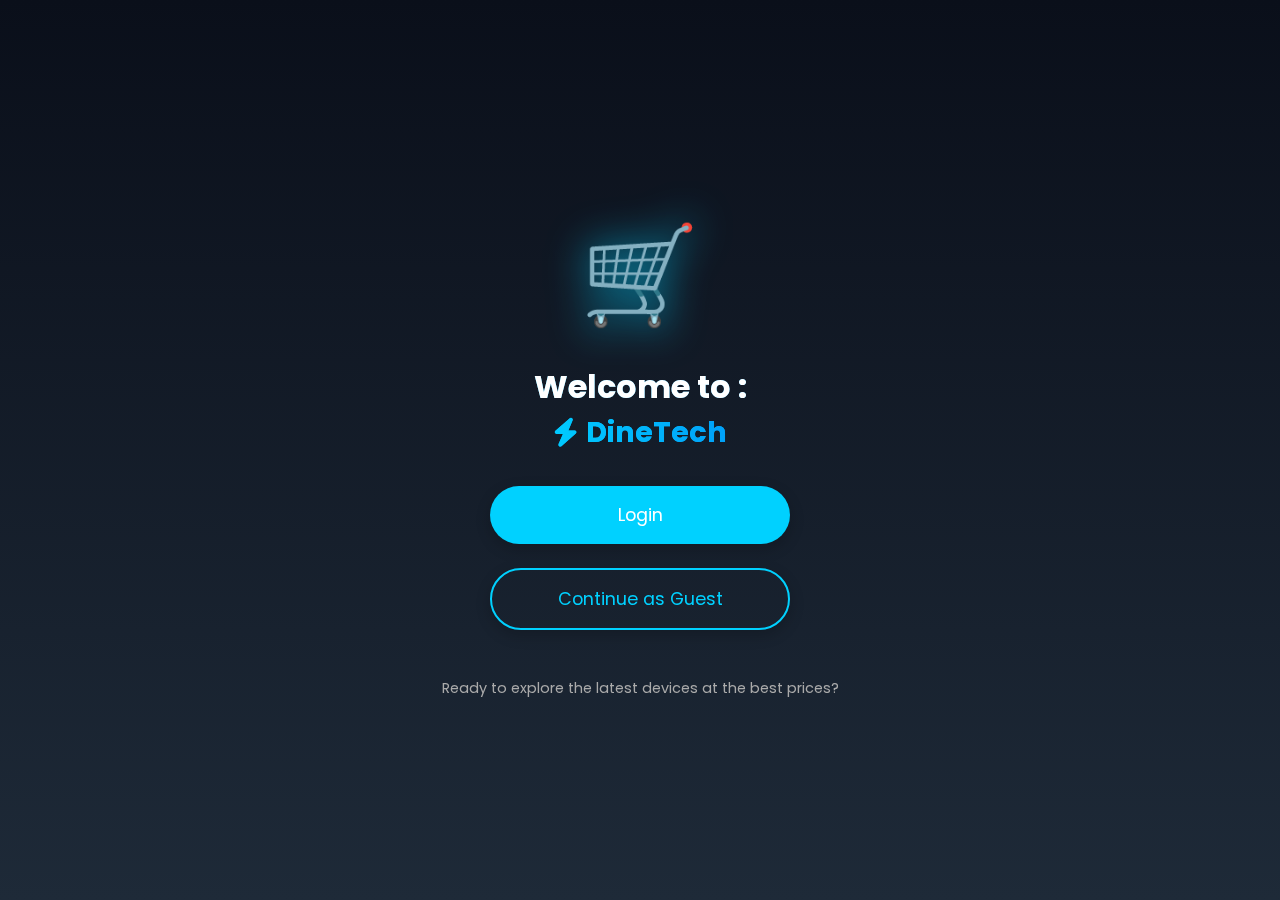
<file: index.html>
<!DOCTYPE html>
<html lang="en">
<head>
 <meta charset="UTF-8" />
  <meta name="viewport" content="width=device-width, initial-scale=1.0"/>

  <!-- تحسين SEO -->
  <title>Login - DineTech | Best Tech Store</title>
  <meta name="description" content="DineTech: Discover the latest devices and electronics at the best prices. Login or continue as guest to start shopping." />
  <meta name="keywords" content="DineTech, tech store, electronics, login, shop online, devices, gadgets" />
  <meta name="author" content="DineTech Team" />

  <!-- Twitter Card -->
  <meta name="twitter:card" content="summary_large_image" />
  <meta name="twitter:title" content="DineTech - Best Tech Store" />
  <meta name="twitter:description" content="Login or continue as guest to shop the best devices at DineTech." />
  <meta name="twitter:image" content="https://dinetech-f7b0e.web.app/img/logo1.png" />

  <link rel="icon" href="./img/logo1.png" type="image/png">

  <!-- Fonts & Styles -->
  <link href="https://fonts.googleapis.com/css2?family=Poppins:wght@400;600;700&display=swap" rel="stylesheet">
  <link rel="stylesheet" href="https://cdnjs.cloudflare.com/ajax/libs/font-awesome/6.4.0/css/all.min.css">
  <style>
    :root {
      --gradient-start: #00CFFF;
      --gradient-end: #009CF8;
      --primary-color: #00d1ff;
      --primary-hover: #009ecb;
      --dark-bg: #0a0f1a;
      --darker-bg: #1e2a38;
      --text-color: #fff;
      --secondary-text: #aaa;
      --shadow: 0 5px 15px rgba(0, 0, 0, 0.2);
      --transition: all 0.3s ease;
    }

    * {
      margin: 0;
      padding: 0;
      box-sizing: border-box;
      font-family: 'Poppins', 'Segoe UI', Tahoma, Geneva, Verdana, sans-serif;
    }

    body {
      background: linear-gradient(to bottom, var(--dark-bg), var(--darker-bg));
      color: var(--text-color);
      display: flex;
      justify-content: center;
      align-items: center;
      min-height: 100vh;
      overflow-x: hidden;
    }

    .container {
      text-align: center;
      padding: 2rem;
      max-width: 500px;
      width: 90%;
     position:fixed;
    }

    .logo {
      font-size: 6rem;
      margin-bottom: 1rem;
      animation: bounce 2s ease-in-out infinite;
      filter: drop-shadow(0 0 20px var(--primary-color));
      color: var(--primary-color);
    }

    @keyframes bounce {
      0%, 20%, 50%, 80%, 100% {
        transform: translateY(0);
      }
      40% {
        transform: translateY(-15px);
      }
      60% {
        transform: translateY(-7px);
      }
    }

    .title {
      font-size: 1.8rem;
      font-weight: 700;
      background: linear-gradient(90deg, var(--gradient-start), var(--gradient-end));
      -webkit-background-clip: text;
      background-clip: text;
      color: transparent;
      display: flex;
      align-items: center;
      justify-content: center;
      gap: 0.5rem;
      margin-bottom: 1rem;
    }

    .title h1 {
      color: var(--text-color);
      font-size: 2rem;
      margin: 0;
    }

    .buttons {
      display: flex;
      flex-direction: column;
      gap: 1.5rem;
      align-items: center;
      margin-bottom: 3rem;
    }

    .btn {
      background: var(--primary-color);
      border: none;
      color: var(--text-color);
      padding: 1rem 2.5rem;
      font-size: 1.1rem;
      border-radius: 50px;
      cursor: pointer;
      width: 100%;
      max-width: 300px;
      transition: var(--transition);
      position: relative;
      overflow: hidden;
      box-shadow: var(--shadow);
      text-decoration: none;
      display: inline-block;
      text-align: center;
    }

    .btn::before {
      content: '';
      position: absolute;
      top: 0;
      left: -100%;
      width: 100%;
      height: 100%;
      background: linear-gradient(90deg, transparent, rgba(255, 255, 255, 0.2), transparent);
      transition: var(--transition);
    }

    .btn:hover::before {
      left: 100%;
    }

    .btn:hover {
      transform: translateY(-3px);
      box-shadow: 0 8px 25px rgba(0, 209, 255, 0.4);
      background: var(--primary-hover);
    }

    .btn:active {
      transform: translateY(0);
    }

    .btn.alt {
      background: transparent;
      border: 2px solid var(--primary-color);
      color: var(--primary-color);
    }

    .btn.alt:hover {
      background: rgba(0, 209, 255, 0.1);
    }

    .footer {
      margin-top: 2rem;
      font-size: 0.9rem;
      color: var(--secondary-text);
    }

    .marquee {
      white-space: nowrap;
      overflow: hidden;
      animation: marquee 15s linear infinite;
    }

    @keyframes marquee {
      0% { transform: translateX(100%); }
      100% { transform: translateX(-100%); }
    }

    @media (max-width: 480px) {
      .logo {
        font-size: 4rem;
      }
      
      .title h1 {
        font-size: 1.5rem;
      }
      
      .btn {
        padding: 0.8rem 1.5rem;
        font-size: 1rem;
      }
    }
  </style>
</head>
<body>
  <div class="container">
    <div class="logo">🛒</div>
    <div class="title">
      <h1>Welcome to :<span class="title"><i class="fas fa-bolt logo-icon"></i> DineTech</span></h1>
    </div>
   
    <div class="buttons">
      <a href="./login.html" class="btn">Login</a>
      <a href="./shop/shop.html" class="btn alt">Continue as Guest</a>
    </div>
    <div class="footer">
      <div class="marquee">
        Ready to explore the latest devices at the best prices?
      </div>
    </div>
  </div>
</body>
</html>
</file>
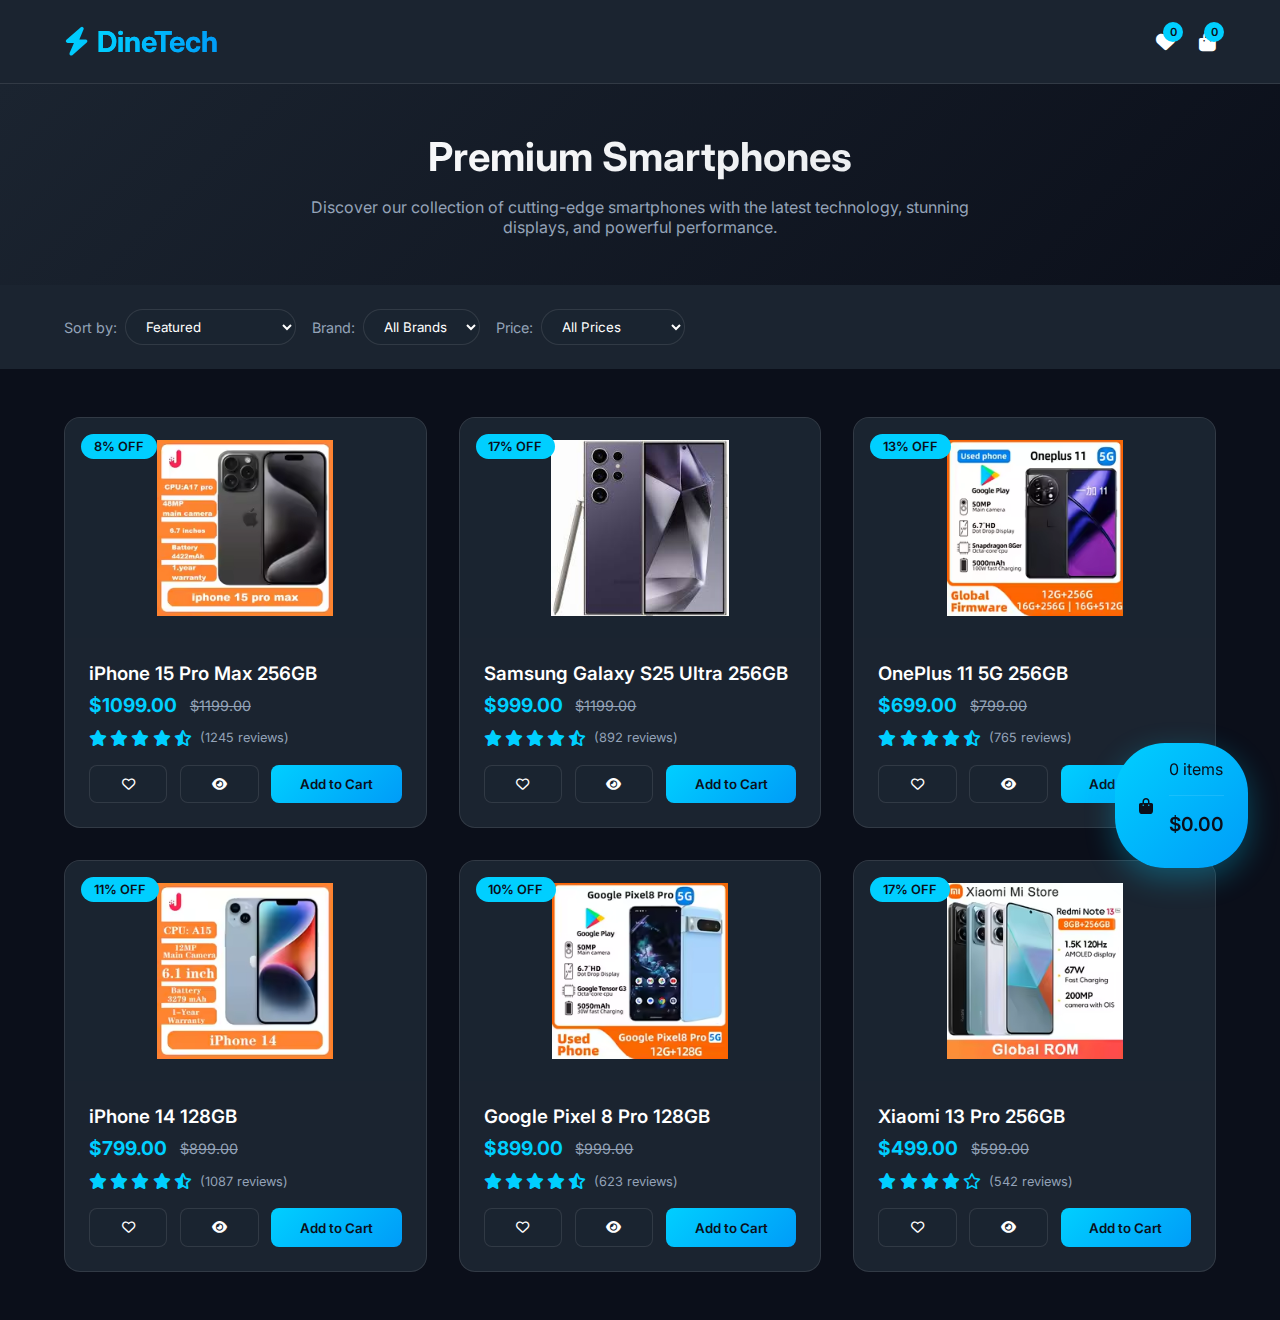
<file: categories/phones.html>
<!DOCTYPE html>
<html lang="en">
<head>
  <meta charset="UTF-8">
  <meta name="viewport" content="width=device-width, initial-scale=1.0">
  <title>Smartphones - DineTech</title>
  <link rel="website icon" href="../img/logo1.png" type="png">
  <link rel="stylesheet" href="./category.css">
  <link rel="stylesheet" href="https://cdnjs.cloudflare.com/ajax/libs/font-awesome/6.4.0/css/all.min.css">
  <link rel="stylesheet" href="https://fonts.googleapis.com/css2?family=Inter:wght@300;400;500;600;700&display=swap">

</head>
<body>
  <!-- Navigation -->
  <nav>
    <div class="logo">
      <i class="fas fa-bolt logo-icon"></i>
      <a class="logo" style="text-decoration: none;" href="../shop/shop.html"><span>DineTech</span></a>
    </div>
    <div class="nav-actions">
      <div class="favorite-icon">
        <i class="fas fa-heart"></i>
        <span class="favorite-count">0</span>
      </div>
      <div class="cart-icon">
        <i class="fas fa-shopping-bag"></i>
        <span class="cart-count">0</span>
      </div>
    </div>
  </nav>

  <!-- Page Header -->
  <header class="page-header">
    <h1 class="page-title">Premium Smartphones</h1>
    <p class="page-description">
      Discover our collection of cutting-edge smartphones with the latest technology, 
      stunning displays, and powerful performance.
    </p>
  </header>

  <!-- Filters -->
  <div class="filters">
    <div class="filter-group">
      <span class="filter-label">Sort by:</span>
      <select class="filter-select" id="sort-by">
        <option value="featured">Featured</option>
        <option value="price-low">Price: Low to High</option>
        <option value="price-high">Price: High to Low</option>
        <option value="rating">Rating</option>
        <option value="newest">Newest</option>
      </select>
    </div>
    
    <div class="filter-group">
      <span class="filter-label">Brand:</span>
      <select class="filter-select" id="brand-filter">
        <option value="all">All Brands</option>
        <option value="apple">Apple</option>
        <option value="samsung">Samsung</option>
        <option value="oneplus">OnePlus</option>
        <option value="google">Google</option>
        <option value="xiaomi">Xiaomi</option>
      </select>
    </div>
    
    <div class="filter-group">
      <span class="filter-label">Price:</span>
      <select class="filter-select" id="price-filter">
        <option value="all">All Prices</option>
        <option value="0-500">Under $500</option>
        <option value="500-1000">$500 - $1000</option>
        <option value="1000-1500">$1000 - $1500</option>
        <option value="1500+">Over $1500</option>
      </select>
    </div>
  </div>

  <!-- Products Grid -->
  <section class="products-section">
    <div class="products-grid" id="products-grid">
      <!-- Product 1 -->
      <div class="product-card" data-id="1" data-brand="apple" data-price="1099" data-rating="4.8">
        <span class="product-badge">8% OFF</span>
        <div class="product-image">
          <img src="../img/iPhone 15 Pro Max 256GB.avif" alt="iPhone 15 Pro">
        </div>
        <div class="product-content">
          <h3 class="product-title">iPhone 15 Pro Max 256GB</h3>
          <div class="product-price">
            <span class="current-price">$1,099.00</span>
            <span class="original-price">$1,199.00</span>
          </div>
          <div class="product-rating">
            <div class="stars">
              <i class="fas fa-star"></i>
              <i class="fas fa-star"></i>
              <i class="fas fa-star"></i>
              <i class="fas fa-star"></i>
              <i class="fas fa-star-half-alt"></i>
            </div>
            <span class="rating-count">(1,245 reviews)</span>
          </div>
          <div class="product-actions">
            <button class="action-btn favorite-btn">
              <i class="far fa-heart"></i>
            </button>
            <button class="action-btn">
              <i class="fas fa-eye"></i>
            </button>
            <button class="add-to-cart">
              Add to Cart
            </button>
          </div>
        </div>
      </div>
      
      <!-- Product 2 -->
      <div class="product-card" data-id="2" data-brand="samsung" data-price="999" data-rating="4.7">
        <span class="product-badge">17% OFF</span>
        <div class="product-image">
          <img src="../img/s25ultrap.jpeg" alt="Samsung Galaxy S25 Ultra">
        </div>
        <div class="product-content">
          <h3 class="product-title">Samsung Galaxy S25 Ultra 256GB</h3>
          <div class="product-price">
            <span class="current-price">$999.00</span>
            <span class="original-price">$1,199.00</span>
          </div>
          <div class="product-rating">
            <div class="stars">
              <i class="fas fa-star"></i>
              <i class="fas fa-star"></i>
              <i class="fas fa-star"></i>
              <i class="fas fa-star"></i>
              <i class="fas fa-star-half-alt"></i>
            </div>
            <span class="rating-count">(892 reviews)</span>
          </div>
          <div class="product-actions">
            <button class="action-btn favorite-btn">
              <i class="far fa-heart"></i>
            </button>
            <button class="action-btn">
              <i class="fas fa-eye"></i>
            </button>
            <button class="add-to-cart">
              Add to Cart
            </button>
          </div>
        </div>
      </div>
      
      <!-- Product 3 -->
      <div class="product-card" data-id="3" data-brand="oneplus" data-price="699" data-rating="4.6">
        <span class="product-badge">13% OFF</span>
        <div class="product-image">
          <img src="../img/OnePlus 11 5G 256GB.avif" alt="OnePlus 11">
        </div>
        <div class="product-content">
          <h3 class="product-title">OnePlus 11 5G 256GB</h3>
          <div class="product-price">
            <span class="current-price">$699.00</span>
            <span class="original-price">$799.00</span>
          </div>
          <div class="product-rating">
            <div class="stars">
              <i class="fas fa-star"></i>
              <i class="fas fa-star"></i>
              <i class="fas fa-star"></i>
              <i class="fas fa-star"></i>
              <i class="far fa-star"></i>
            </div>
            <span class="rating-count">(765 reviews)</span>
          </div>
          <div class="product-actions">
            <button class="action-btn favorite-btn">
              <i class="far fa-heart"></i>
            </button>
            <button class="action-btn">
              <i class="fas fa-eye"></i>
            </button>
            <button class="add-to-cart">
              Add to Cart
            </button>
          </div>
        </div>
      </div>
      
      <!-- Product 4 -->
      <div class="product-card" data-id="4" data-brand="google" data-price="899" data-rating="4.5">
        <span class="product-badge">10% OFF</span>
        <div class="product-image">
          <img src="../img/Google Pixel 8 Pro 128GB.avif" alt="Google Pixel 8 Pro">
        </div>
        <div class="product-content">
          <h3 class="product-title">Google Pixel 8 Pro 128GB</h3>
          <div class="product-price">
            <span class="current-price">$899.00</span>
            <span class="original-price">$999.00</span>
          </div>
          <div class="product-rating">
            <div class="stars">
              <i class="fas fa-star"></i>
              <i class="fas fa-star"></i>
              <i class="fas fa-star"></i>
              <i class="fas fa-star"></i>
              <i class="far fa-star"></i>
            </div>
            <span class="rating-count">(623 reviews)</span>
          </div>
          <div class="product-actions">
            <button class="action-btn favorite-btn">
              <i class="far fa-heart"></i>
            </button>
            <button class="action-btn">
              <i class="fas fa-eye"></i>
            </button>
            <button class="add-to-cart">
              Add to Cart
            </button>
          </div>
        </div>
      </div>
      
      <!-- Product 5 -->
      <div class="product-card" data-id="5" data-brand="xiaomi" data-price="499" data-rating="4.3">
        <span class="product-badge">17% OFF</span>
        <div class="product-image">
          <img src="../img/Xiaomi 13 Pro 256GB.avif" alt="Xiaomi 13 Pro">
        </div>
        <div class="product-content">
          <h3 class="product-title">Xiaomi 13 Pro 256GB</h3>
          <div class="product-price">
            <span class="current-price">$499.00</span>
            <span class="original-price">$599.00</span>
          </div>
          <div class="product-rating">
            <div class="stars">
              <i class="fas fa-star"></i>
              <i class="fas fa-star"></i>
              <i class="fas fa-star"></i>
              <i class="fas fa-star"></i>
              <i class="far fa-star"></i>
            </div>
            <span class="rating-count">(542 reviews)</span>
          </div>
          <div class="product-actions">
            <button class="action-btn favorite-btn">
              <i class="far fa-heart"></i>
            </button>
            <button class="action-btn">
              <i class="fas fa-eye"></i>
            </button>
            <button class="add-to-cart">
              Add to Cart
            </button>
          </div>
        </div>
      </div>
      
      <!-- Product 6 -->
      <div class="product-card" data-id="6" data-brand="apple" data-price="799" data-rating="4.6">
        <span class="product-badge">11% OFF</span>
        <div class="product-image">
          <img src="../img/iPhone 14 128GB.avif" alt="iPhone 14">
        </div>
        <div class="product-content">
          <h3 class="product-title">iPhone 14 128GB</h3>
          <div class="product-price">
            <span class="current-price">$799.00</span>
            <span class="original-price">$899.00</span>
          </div>
          <div class="product-rating">
            <div class="stars">
              <i class="fas fa-star"></i>
              <i class="fas fa-star"></i>
              <i class="fas fa-star"></i>
              <i class="fas fa-star"></i>
              <i class="far fa-star"></i>
            </div>
            <span class="rating-count">(1,087 reviews)</span>
          </div>
          <div class="product-actions">
            <button class="action-btn favorite-btn">
              <i class="far fa-heart"></i>
            </button>
            <button class="action-btn">
              <i class="fas fa-eye"></i>
            </button>
            <button class="add-to-cart">
              Add to Cart
            </button>
          </div>
        </div>
      </div>
    </div>
  </section>

  <!-- Floating Cart -->
  <div class="floating-cart">
    <i class="fas fa-shopping-bag"></i>
    <div>
      <div class="cart-items">0 items</div>
      <div class="cart-total">$0.00</div>
    </div>
  </div>
  <script>
    document.addEventListener('DOMContentLoaded', function() {
  // State Management
  const state = {
    cart: JSON.parse(localStorage.getItem('cart')) || [],
    favorites: JSON.parse(localStorage.getItem('favorites')) || [],
    products: [
      {
        id: 1,
        name: "iPhone 15 Pro Max 256GB",
        price: 1099,
        originalPrice: 1199,
        brand: "apple",
        rating: 4.8,
        reviews: 1245,
        image: "../img/iPhone 15 Pro Max 256GB.avif"
      },
      {
        id: 2,
        name: "Samsung Galaxy S25 Ultra 256GB",
        price: 999,
        originalPrice: 1199,
        brand: "samsung",
        rating: 4.7,
        reviews: 892,
        image: "../img/s25ultrap.jpeg"
      },
      {
        id: 3,
        name: "OnePlus 11 5G 256GB",
        price: 699,
        originalPrice: 799,
        brand: "oneplus",
        rating: 4.6,
        reviews: 765,
        image: "../img/OnePlus 11 5G 256GB.avif"
      },
      {
        id: 4,
        name: "Google Pixel 8 Pro 128GB",
        price: 899,
        originalPrice: 999,
        brand: "google",
        rating: 4.5,
        reviews: 623,
        image: "../img/Google Pixel 8 Pro 128GB.avif"
      },
      {
        id: 5,
        name: "Xiaomi 13 Pro 256GB",
        price: 499,
        originalPrice: 599,
        brand: "xiaomi",
        rating: 4.3,
        reviews: 542,
        image: "../img/Xiaomi 13 Pro 256GB.avif"
      },
      {
        id: 6,
        name: "iPhone 14 128GB",
        price: 799,
        originalPrice: 899,
        brand: "apple",
        rating: 4.6,
        reviews: 1087,
        image: "../img/iPhone 14 128GB.avif"
      }
    ]
  };

  // DOM Elements
  const elements = {
    productsGrid: document.getElementById('products-grid'),
    cartIcon: document.querySelector('.cart-icon'),
    cartCount: document.querySelector('.cart-count'),
    favoriteIcon: document.querySelector('.favorite-icon'),
    favoriteCount: document.querySelector('.favorite-count'),
    floatingCart: document.querySelector('.floating-cart'),
    sortSelect: document.getElementById('sort-by'),
    brandFilter: document.getElementById('brand-filter'),
    priceFilter: document.getElementById('price-filter')
  };

  // Initialize the app
  function init() {
    setupEventListeners();
    updateCartUI();
    updateFavoritesUI();
    renderProducts();
  }

  // Setup Event Listeners
  function setupEventListeners() {
    // Product Interactions
    elements.productsGrid.addEventListener('click', handleProductActions);

    // Filter Changes
    elements.sortSelect.addEventListener('change', renderProducts);
    elements.brandFilter.addEventListener('change', renderProducts);
    elements.priceFilter.addEventListener('change', renderProducts);

    // Floating Cart
    elements.floatingCart.addEventListener('click', showCartModal);

    // Favorite Icon
    elements.favoriteIcon.addEventListener('click', showFavoritesModal);
  }

  // Handle Product Actions
  function handleProductActions(e) {
    const target = e.target.closest('.action-btn, .add-to-cart, .favorite-btn');
    if (!target) return;

    const productCard = target.closest('.product-card');
    const productId = parseInt(productCard.dataset.id);
    const product = state.products.find(p => p.id === productId);

    if (target.classList.contains('add-to-cart')) {
      addToCart(product);
    } else if (target.classList.contains('favorite-btn') || target.closest('.favorite-btn')) {
      toggleFavorite(product, target);
    } else if (target.querySelector('.fa-eye')) {
      showQuickView(product);
    }
  }

  // Toggle Favorite
  function toggleFavorite(product, button) {
    const index = state.favorites.findIndex(item => item.id === product.id);
    const icon = button.querySelector('i') || button;
    
    if (index === -1) {
      state.favorites.push(product);
      if (icon) icon.classList.replace('far', 'fas');
      showNotification(`${product.name} added to favorites`);
    } else {
      state.favorites.splice(index, 1);
      if (icon) icon.classList.replace('fas', 'far');
      showNotification(`${product.name} removed from favorites`);
    }
    
    // Save to localStorage
    localStorage.setItem('favorites', JSON.stringify(state.favorites));
    updateFavoritesUI();
  }

  // Update Favorites UI
  function updateFavoritesUI() {
    const totalItems = state.favorites.length;
    elements.favoriteCount.textContent = totalItems;
    
    // Update heart icons on product cards
    document.querySelectorAll('.favorite-btn i').forEach(icon => {
      const productId = parseInt(icon.closest('.product-card').dataset.id);
      if (state.favorites.some(item => item.id === productId)) {
        icon.classList.replace('far', 'fas');
      } else {
        icon.classList.replace('fas', 'far');
      }
    });
  }

  // Add to Cart
  function addToCart(product, quantity = 1) {
    const existingItem = state.cart.find(item => item.id === product.id);
    
    if (existingItem) {
      existingItem.quantity += quantity;
    } else {
      state.cart.push({
        ...product,
        quantity: quantity
      });
    }
    
    // Save to localStorage
    localStorage.setItem('cart', JSON.stringify(state.cart));
    
    updateCartUI();
    showNotification(`${product.name} added to cart`);
    animateCartIcon();
  }

  // Update Cart UI
  function updateCartUI() {
    const totalItems = state.cart.reduce((sum, item) => sum + item.quantity, 0);
    const totalPrice = state.cart.reduce((sum, item) => sum + (item.price * item.quantity), 0);
    
    elements.cartCount.textContent = totalItems;
    
    if (elements.floatingCart) {
      const cartItemsElement = elements.floatingCart.querySelector('.cart-items');
      const cartTotalElement = elements.floatingCart.querySelector('.cart-total');
      
      if (cartItemsElement) cartItemsElement.textContent = `${totalItems} ${totalItems === 1 ? 'item' : 'items'}`;
      if (cartTotalElement) cartTotalElement.textContent = `$${totalPrice.toFixed(2)}`;
    }
  }

  // Render Products with Filters
  function renderProducts() {
    const sortBy = elements.sortSelect.value;
    const brandFilter = elements.brandFilter.value;
    const priceFilter = elements.priceFilter.value;
    
    let filteredProducts = [...state.products];
    
    // Apply brand filter
    if (brandFilter !== 'all') {
      filteredProducts = filteredProducts.filter(product => product.brand === brandFilter);
    }
    
    // Apply price filter
    if (priceFilter !== 'all') {
      const [min, max] = priceFilter.split('-').map(Number);
      if (priceFilter.endsWith('+')) {
        filteredProducts = filteredProducts.filter(product => product.price >= min);
      } else {
        filteredProducts = filteredProducts.filter(product => product.price >= min && product.price <= max);
      }
    }
    
    // Apply sorting
    switch(sortBy) {
      case 'price-low':
        filteredProducts.sort((a, b) => a.price - b.price);
        break;
      case 'price-high':
        filteredProducts.sort((a, b) => b.price - a.price);
        break;
      case 'rating':
        filteredProducts.sort((a, b) => b.rating - a.rating);
        break;
      case 'newest':
        // Assuming newer products have higher IDs
        filteredProducts.sort((a, b) => b.id - a.id);
        break;
      default:
        // Default sorting (featured)
        filteredProducts.sort((a, b) => b.rating - a.rating);
    }
    
    // Render the products
    elements.productsGrid.innerHTML = filteredProducts.map(product => {
      const isFavorite = state.favorites.some(item => item.id === product.id);
      const discountPercentage = product.originalPrice > product.price 
        ? Math.round((1 - product.price/product.originalPrice)*100) 
        : 0;
        
      return `
        <div class="product-card" data-id="${product.id}" data-brand="${product.brand}" data-price="${product.price}" data-rating="${product.rating}">
          ${discountPercentage > 0 ? `<span class="product-badge">${discountPercentage}% OFF</span>` : ''}
          <div class="product-image">
            <img src="${product.image}" alt="${product.name}">
          </div>
          <div class="product-content">
            <h3 class="product-title">${product.name}</h3>
            <div class="product-price">
              <span class="current-price">$${product.price.toFixed(2)}</span>
              ${product.originalPrice ? `<span class="original-price">$${product.originalPrice.toFixed(2)}</span>` : ''}
            </div>
            <div class="product-rating">
              <div class="stars">
                ${renderStars(product.rating)}
              </div>
              <span class="rating-count">(${product.reviews} reviews)</span>
            </div>
            <div class="product-actions">
              <button class="action-btn favorite-btn">
                <i class="${isFavorite ? 'fas' : 'far'} fa-heart"></i>
              </button>
              <button class="action-btn">
                <i class="fas fa-eye"></i>
              </button>
              <button class="add-to-cart">
                Add to Cart
              </button>
            </div>
          </div>
        </div>
      `;
    }).join('');
  }

  // Show Quick View
  function showQuickView(product) {
    const isFavorite = state.favorites.some(item => item.id === product.id);
    const content = `
      <div class="quick-view">
        <button class="close-modal">&times;</button>
        <div class="quick-view-image">
          <img src="${product.image}" alt="${product.name}">
        </div>
        <div class="quick-view-details">
          <h3>${product.name}</h3>
          <div class="product-price">
            <span class="current-price">$${product.price.toFixed(2)}</span>
            ${product.originalPrice ? `<span class="original-price">$${product.originalPrice.toFixed(2)}</span>` : ''}
          </div>
          <div class="product-rating">
            <div class="stars">
              ${renderStars(product.rating)}
            </div>
            <span class="rating-count">(${product.reviews} reviews)</span>
          </div>
          <div class="quick-view-actions">
            <button class="btn btn-primary add-to-cart-modal" data-id="${product.id}">
              <i class="fas fa-shopping-cart"></i> Add to Cart
            </button>
            <button class="btn btn-secondary favorite-btn-modal" data-id="${product.id}">
              <i class="${isFavorite ? 'fas' : 'far'} fa-heart"></i> ${isFavorite ? 'Remove Favorite' : 'Add to Favorites'}
            </button>
          </div>
        </div>
      </div>
    `;
    
    // Create modal
    const modalOverlay = document.createElement('div');
    modalOverlay.className = 'modal-overlay';
    modalOverlay.innerHTML = content;
    document.body.appendChild(modalOverlay);
    modalOverlay.style.display = 'flex';
    
    // Add event listeners
    modalOverlay.querySelector('.close-modal').addEventListener('click', () => {
      document.body.removeChild(modalOverlay);
    });
    
    modalOverlay.querySelector('.add-to-cart-modal').addEventListener('click', function() {
      const productId = parseInt(this.dataset.id);
      const product = state.products.find(p => p.id === productId);
      addToCart(product);
    });
    
    modalOverlay.querySelector('.favorite-btn-modal').addEventListener('click', function() {
      const productId = parseInt(this.dataset.id);
      const product = state.products.find(p => p.id === productId);
      toggleFavorite(product, this);
      
      // Update button text
      const isNowFavorite = state.favorites.some(item => item.id === productId);
      this.innerHTML = `<i class="${isNowFavorite ? 'fas' : 'far'} fa-heart"></i> ${isNowFavorite ? 'Remove Favorite' : 'Add to Favorites'}`;
    });
  }

  // Show Cart Modal
  function showCartModal() {
    if (state.cart.length === 0) {
      showNotification('Your cart is empty', 'info');
      return;
    }

    let content = `
      <div class="cart-modal">
        <button class="close-modal">&times;</button>
        <h2>Your Cart (${state.cart.reduce((sum, item) => sum + item.quantity, 0)} items)</h2>
        <div class="cart-items-container">
          ${state.cart.map(item => `
            <div class="cart-item" data-id="${item.id}">
              <img src="${item.image}" alt="${item.name}">
              <div class="cart-item-details">
                <h4>${item.name}</h4>
                <div class="cart-item-price">$${item.price.toFixed(2)} × ${item.quantity}</div>
                <div class="cart-item-actions">
                  <button class="quantity-btn minus">-</button>
                  <span class="quantity">${item.quantity}</span>
                  <button class="quantity-btn plus">+</button>
                  <button class="remove-btn">
                    <i class="fas fa-trash"></i>
                  </button>
                </div>
              </div>
            </div>
          `).join('')}
        </div>
        <div class="cart-total">
          <span>Total:</span>
          <span>$${calculateCartTotal().toFixed(2)}</span>
        </div>
        <button class="btn btn-primary checkout-btn">
          Proceed to Checkout <i class="fas fa-arrow-right"></i>
        </button>
      </div>
    `;
    
    // Create modal
    const modalOverlay = document.createElement('div');
    modalOverlay.className = 'modal-overlay';
    modalOverlay.innerHTML = content;
    document.body.appendChild(modalOverlay);
    modalOverlay.style.display = 'flex';
    
    // Add event listeners
    modalOverlay.querySelector('.close-modal').addEventListener('click', () => {
      document.body.removeChild(modalOverlay);
    });
    
    modalOverlay.querySelectorAll('.quantity-btn.minus').forEach(btn => {
      btn.addEventListener('click', function() {
        const productId = parseInt(this.closest('.cart-item').dataset.id);
        updateCartItemQuantity(productId, -1);
        document.body.removeChild(modalOverlay);
        showCartModal();
      });
    });
    
    modalOverlay.querySelectorAll('.quantity-btn.plus').forEach(btn => {
      btn.addEventListener('click', function() {
        const productId = parseInt(this.closest('.cart-item').dataset.id);
        updateCartItemQuantity(productId, 1);
        document.body.removeChild(modalOverlay);
        showCartModal();
      });
    });
    
    modalOverlay.querySelectorAll('.remove-btn').forEach(btn => {
      btn.addEventListener('click', function() {
        const productId = parseInt(this.closest('.cart-item').dataset.id);
        removeFromCart(productId);
        document.body.removeChild(modalOverlay);
        if (state.cart.length > 0) showCartModal();
      });
    });
    
    modalOverlay.querySelector('.checkout-btn')?.addEventListener('click', () => {
      document.body.removeChild(modalOverlay);
      showCheckoutModal();
    });
  }

  // Show Favorites Modal
  function showFavoritesModal() {
    if (state.favorites.length === 0) {
      showNotification('Your favorites list is empty', 'info');
      return;
    }

    let content = `
      <div class="favorites-modal">
        <button class="close-modal">&times;</button>
        <h2>Your Favorites (${state.favorites.length} items)</h2>
        <div class="favorites-items-container">
          ${state.favorites.map(item => `
            <div class="favorite-item" data-id="${item.id}">
              <img src="${item.image}" alt="${item.name}">
              <div class="favorite-item-details">
                <h4>${item.name}</h4>
                <div class="favorite-item-price">$${item.price.toFixed(2)}</div>
                <div class="favorite-item-actions">
                  <button class="action-btn add-to-cart-fav">
                    <i class="fas fa-shopping-cart"></i> Add to Cart
                  </button>
                  <button class="action-btn remove-favorite">
                    <i class="fas fa-trash"></i> Remove
                  </button>
                </div>
              </div>
            </div>
          `).join('')}
        </div>
      </div>
    `;
    
    // Create modal
    const modalOverlay = document.createElement('div');
    modalOverlay.className = 'modal-overlay';
    modalOverlay.innerHTML = content;
    document.body.appendChild(modalOverlay);
    modalOverlay.style.display = 'flex';
    
    // Add event listeners
    modalOverlay.querySelector('.close-modal').addEventListener('click', () => {
      document.body.removeChild(modalOverlay);
    });
    
    modalOverlay.querySelectorAll('.add-to-cart-fav').forEach(btn => {
      btn.addEventListener('click', function() {
        const productId = parseInt(this.closest('.favorite-item').dataset.id);
        const product = state.products.find(p => p.id === productId);
        addToCart(product);
        showNotification(`${product.name} added to cart`);
      });
    });
    
    modalOverlay.querySelectorAll('.remove-favorite').forEach(btn => {
      btn.addEventListener('click', function() {
        const productId = parseInt(this.closest('.favorite-item').dataset.id);
        const product = state.products.find(p => p.id === productId);
        toggleFavorite(product, this);
        
        // If no more favorites, close modal
        if (state.favorites.length === 0) {
          document.body.removeChild(modalOverlay);
        } else {
          document.body.removeChild(modalOverlay);
          showFavoritesModal();
        }
      });
    });
  }

  // Show Checkout Modal
  function showCheckoutModal() {
    const content = `
      <div class="checkout-modal">
        <button class="close-modal">&times;</button>
        <h2>Checkout</h2>
        <div class="checkout-summary">
          <h3>Order Summary (${state.cart.reduce((sum, item) => sum + item.quantity, 0)} items)</h3>
          <div class="checkout-items">
            ${state.cart.map(item => `
              <div class="checkout-item">
                <span>${item.name} × ${item.quantity}</span>
                <span>$${(item.price * item.quantity).toFixed(2)}</span>
              </div>
            `).join('')}
          </div>
          <div class="checkout-total">
            <span>Total:</span>
            <span>$${calculateCartTotal().toFixed(2)}</span>
          </div>
        </div>
        <form class="checkout-form">
          <h3>Shipping Information</h3>
          <div class="form-group">
            <input type="text" placeholder="Full Name" required>
            <div class="error-message">Please enter your full name</div>
          </div>
          <div class="form-group">
            <input type="email" placeholder="Email" required>
            <div class="error-message">Please enter a valid email</div>
          </div>
          <div class="form-group">
            <input type="text" placeholder="Address" required>
            <div class="error-message">Please enter your address</div>
          </div>
          <div class="form-row">
            <div class="form-group">
              <input type="text" placeholder="City" required>
              <div class="error-message">Please enter your city</div>
            </div>
            <div class="form-group">
              <input type="text" placeholder="ZIP Code" required>
              <div class="error-message">Please enter your ZIP code</div>
            </div>
          </div>
          <h3>Payment Method</h3>
          <div class="payment-methods">
            <label class="payment-method">
              <input type="radio" name="payment" checked>
              <i class="fab fa-cc-visa"></i> Credit Card
            </label>
            <label class="payment-method">
              <input type="radio" name="payment">
              <i class="fab fa-cc-paypal"></i> PayPal
            </label>
          </div>
          <button type="submit" class="btn btn-primary place-order-btn">
            Place Order <i class="fas fa-lock"></i>
          </button>
        </form>
      </div>
    `;
    
    // Create modal
    const modalOverlay = document.createElement('div');
    modalOverlay.className = 'modal-overlay';
    modalOverlay.innerHTML = content;
    document.body.appendChild(modalOverlay);
    modalOverlay.style.display = 'flex';
    
    // Add event listeners
    modalOverlay.querySelector('.close-modal').addEventListener('click', () => {
      document.body.removeChild(modalOverlay);
    });
    
    modalOverlay.querySelector('.checkout-form').addEventListener('submit', function(e) {
      e.preventDefault();
      placeOrder();
      document.body.removeChild(modalOverlay);
    });
  }

  // Update Cart Item Quantity
  function updateCartItemQuantity(productId, change) {
    const item = state.cart.find(item => item.id === productId);
    if (!item) return;
    
    item.quantity += change;
    
    if (item.quantity <= 0) {
      removeFromCart(productId);
    } else {
      // Save to localStorage
      localStorage.setItem('cart', JSON.stringify(state.cart));
      updateCartUI();
    }
  }

  // Remove from Cart
  function removeFromCart(productId) {
    state.cart = state.cart.filter(item => item.id !== productId);
    // Save to localStorage
    localStorage.setItem('cart', JSON.stringify(state.cart));
    updateCartUI();
    showNotification('Item removed from cart');
  }

  // Place Order
  function placeOrder() {
    // In a real app, you would process payment here
    const orderTotal = calculateCartTotal();
    const orderId = 'ORD-' + Math.floor(Math.random() * 1000000);
    
    showNotification(`Order #${orderId} placed successfully! Total: $${orderTotal.toFixed(2)}`);
    
    // Clear cart
    state.cart = [];
    localStorage.setItem('cart', JSON.stringify(state.cart));
    updateCartUI();
  }

  // Calculate Cart Total
  function calculateCartTotal() {
    return state.cart.reduce((sum, item) => sum + (item.price * item.quantity), 0);
  }

  // Helper: Render Stars
  function renderStars(rating) {
    let stars = '';
    const fullStars = Math.floor(rating);
    const hasHalfStar = rating % 1 >= 0.5;
    
    for (let i = 0; i < fullStars; i++) stars += '<i class="fas fa-star"></i>';
    if (hasHalfStar) stars += '<i class="fas fa-star-half-alt"></i>';
    for (let i = 0; i < 5 - fullStars - (hasHalfStar ? 1 : 0); i++) stars += '<i class="far fa-star"></i>';
    
    return stars;
  }

  // Helper: Show Notification
  function showNotification(message, type = 'success') {
    const notification = document.createElement('div');
    notification.className = `notification ${type}`;
    notification.textContent = message;
    document.body.appendChild(notification);
    
    setTimeout(() => {
      notification.classList.add('show');
    }, 10);
    
    setTimeout(() => {
      notification.classList.remove('show');
      setTimeout(() => {
        document.body.removeChild(notification);
      }, 300);
    }, 3000);
  }

  function placeOrder() {
  const orderTotal = calculateCartTotal();
  const orderId = 'ORD-' + Math.floor(Math.random() * 1000000);

  const emailInput = document.getElementById("checkout-email");
  const email = emailInput ? emailInput.value.trim() : (localStorage.getItem("userEmail") || "N/A");

  const orderData = {
    id: orderId,
    items: state.cart.map(item => `${item.name} x ${item.quantity}`).join(", "),
    total: orderTotal.toFixed(2),
    customer_name: localStorage.getItem("userName") || "Guest",
    customer_email: email,
    customer_phone: localStorage.getItem("userPhone") || "N/A",
    date: new Date().toLocaleString()
  };

  const formData = new FormData();
  Object.keys(orderData).forEach(key => formData.append(key, orderData[key]));

  fetch("https://script.google.com/macros/s/AKfycbxgIXgYOtIbwxYDy_8qk7QSnxzvakGwF7cXyWU8uHIfEOZyfVf9OchD0QMME0jYxfO8/exec", {
    method: "POST",
    body: formData
  })
  .then(res => res.json())
  .then(data => {
    if (data.result === "success") {
      console.log("✅ Order saved:", data);
      showNotification(`Order #${data.orderId} placed successfully!`);
    } else {
      console.error("❌ Error saving order:", data.error);
    }
  })
  .catch(error => console.error("❌ Fetch error:", error))
  .finally(() => {
    state.cart = [];
    localStorage.setItem('cart', JSON.stringify(state.cart));
    updateCartUI();
    closeModal();
  });
}

// Update the showCheckoutModal function to make name field non-editable
function showCheckoutModal() {
  const userName = localStorage.getItem("userName") || "Guest";
  
  const content = `
    <div class="checkout-modal">
      <button class="close-modal">&times;</button>
      <h2>Checkout</h2>
      <div class="checkout-summary">
        <h3>Order Summary (${state.cart.reduce((sum, item) => sum + item.quantity, 0)} items)</h3>
        <div class="checkout-items">
          ${state.cart.map(item => `
            <div class="checkout-item">
              <span>${item.name} × ${item.quantity}</span>
              <span>$${(item.price * item.quantity).toFixed(2)}</span>
            </div>
          `).join('')}
        </div>
        <div class="checkout-total">
          <span>Total:</span>
          <span>$${calculateCartTotal().toFixed(2)}</span>
        </div>
      </div>
      <form class="checkout-form">
        <h3>Shipping Information</h3>
        <div class="form-group">
          <input 
            type="text" 
            id="checkout-name" 
            value="${userName}" 
            readonly 
            style="background-color: #f8f9fa; color: #495057; cursor: not-allowed;"
          >
          <div class="form-label">Name (from your account)</div>
        </div>
        <div class="form-group">
          <input type="email" id="checkout-email" placeholder="Email" required>
          <div class="error-message">Please enter a valid email</div>
        </div>
        <div class="form-group">
          <input type="text" placeholder="Address" required>
          <div class="error-message">Please enter your address</div>
        </div>
        <div class="form-row">
          <div class="form-group">
            <input type="text" placeholder="City" required>
            <div class="error-message">Please enter your city</div>
          </div>
          <div class="form-group">
            <input type="text" placeholder="ZIP Code" required>
            <div class="error-message">Please enter your ZIP code</div>
          </div>
        </div>
        <h3>Payment Method</h3>
        <div class="payment-methods">
          <label class="payment-method">
            <input type="radio" name="payment" checked>
            <i class="fab fa-cc-visa"></i> Credit Card
          </label>
          <label class="payment-method">
            <input type="radio" name="payment">
            <i class="fab fa-cc-paypal"></i> PayPal
          </label>
        </div>
        <button type="submit" class="btn btn-primary place-order-btn">
          Place Order <i class="fas fa-lock"></i>
        </button>
      </form>
    </div>
  `;
  
  // Create modal
  const modalOverlay = document.createElement('div');
  modalOverlay.className = 'modal-overlay';
  modalOverlay.innerHTML = content;
  document.body.appendChild(modalOverlay);
  modalOverlay.style.display = 'flex';
  
  // Add event listeners
  modalOverlay.querySelector('.close-modal').addEventListener('click', () => {
    document.body.removeChild(modalOverlay);
  });
  
  modalOverlay.querySelector('.checkout-form').addEventListener('submit', function(e) {
    e.preventDefault();
    placeOrder();
    document.body.removeChild(modalOverlay);
  });
}

// Alternative: If you want to keep your existing HTML structure, add this after DOM content loads
document.addEventListener('DOMContentLoaded', function() {
  // Make name field non-editable when checkout modal opens
  const originalShowCheckoutModal = window.showCheckoutModal;
  
  window.showCheckoutModal = function() {
    originalShowCheckoutModal();
    
    // Wait for modal to be created and then make name field readonly
    setTimeout(() => {
      const nameInput = document.getElementById('checkout-name');
      if (nameInput) {
        nameInput.setAttribute('readonly', 'true');
        nameInput.style.backgroundColor = '#f8f9fa';
        nameInput.style.color = '#495057';
        nameInput.style.cursor = 'not-allowed';
        
        // Set value from localStorage
        const userName = localStorage.getItem("userName") || "Guest";
        nameInput.value = userName;
      }
    }, 10);
  };
});

  // Helper: Animate Cart Icon
  function animateCartIcon() {
    elements.cartCount.style.transform = 'scale(1.5)';
    setTimeout(() => {
      elements.cartCount.style.transform = 'scale(1)';
    }, 300);
    
    if (elements.floatingCart) {
      elements.floatingCart.style.transform = 'scale(1.1)';
      setTimeout(() => {
        elements.floatingCart.style.transform = 'scale(1)';
      }, 300);
    }
  }

  // Initialize the app
  init();
});

  </script>
  </body>
</html>
</file>
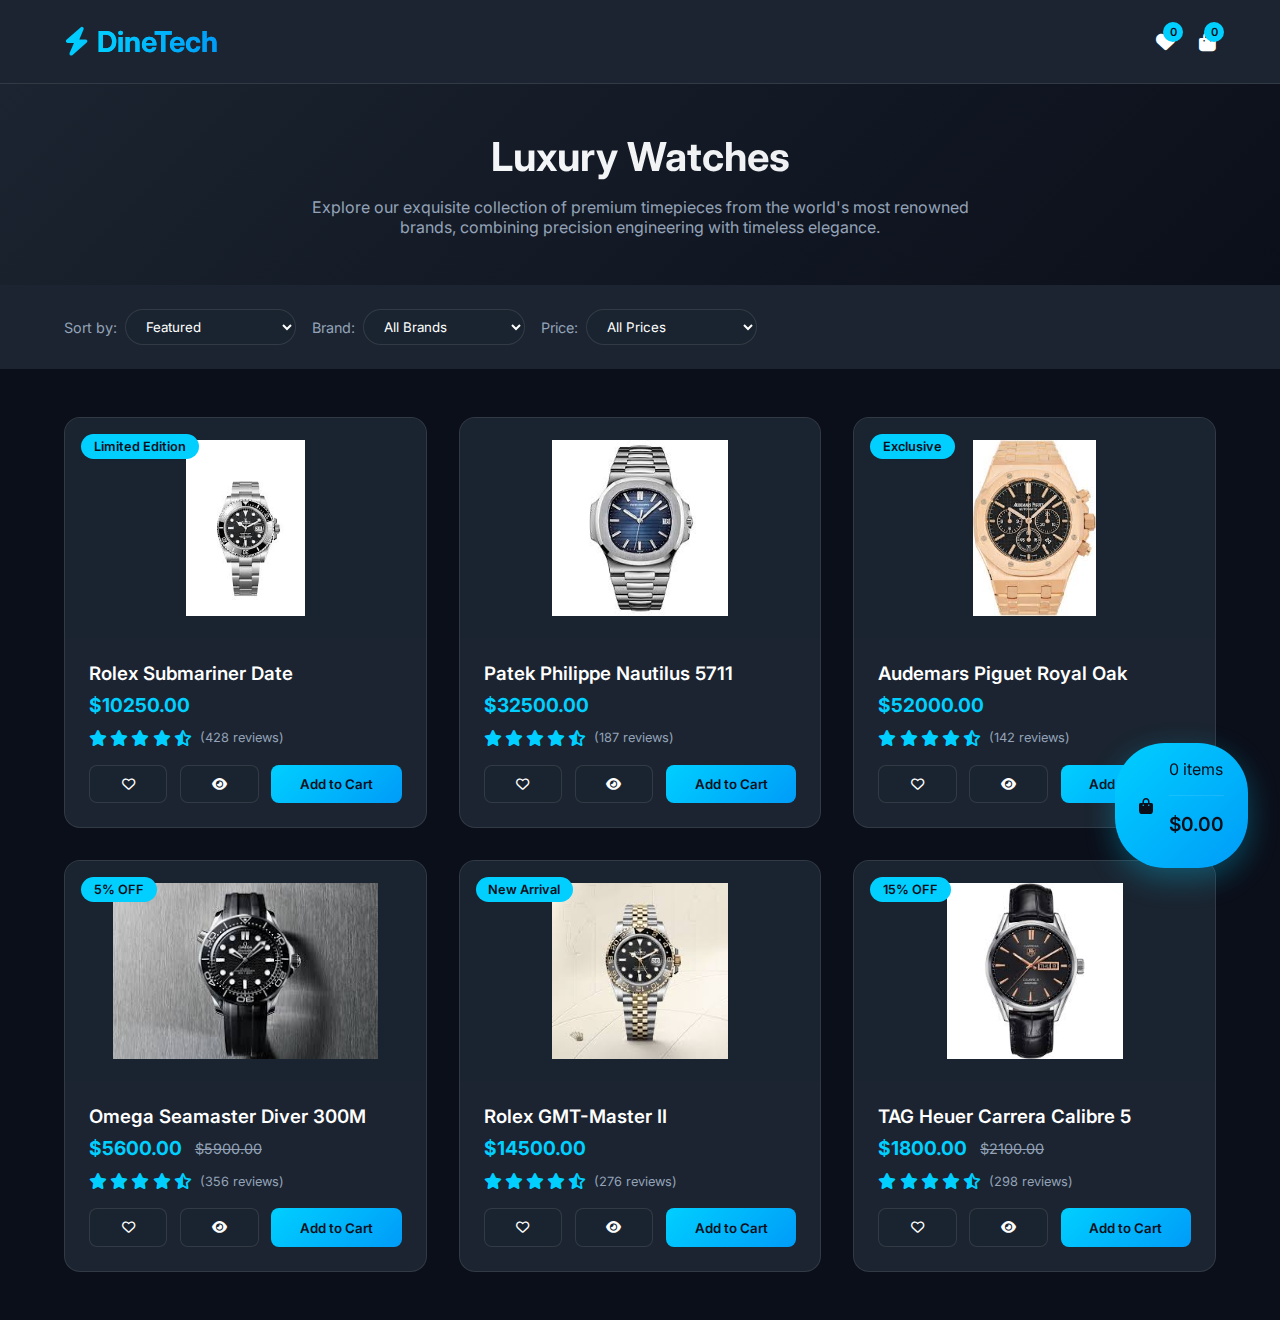
<file: categories/watches.html>
<!DOCTYPE html>
<html lang="en">
<head>
  <meta charset="UTF-8">
  <meta name="viewport" content="width=device-width, initial-scale=1.0">
  <title>Luxury Watches - DineTech</title>
  <link rel="website icon" href="../img/logo1.png" type="png">
  <link rel="stylesheet" href="./category.css">
  <link rel="stylesheet" href="https://cdnjs.cloudflare.com/ajax/libs/font-awesome/6.4.0/css/all.min.css">
  <link rel="stylesheet" href="https://fonts.googleapis.com/css2?family=Inter:wght@300;400;500;600;700&display=swap">
</head>
<body>
  <!-- Navigation -->
  <nav>
    <div class="logo">
      <i class="fas fa-bolt logo-icon"></i>
      <a class="logo" style="text-decoration: none;" href="../shop/shop.html"><span>DineTech</span></a>
    </div>
    <div class="nav-actions">
      <div class="favorite-icon">
        <i class="fas fa-heart"></i>
        <span class="favorite-count">0</span>
      </div>
      <div class="cart-icon">
        <i class="fas fa-shopping-bag"></i>
        <span class="cart-count">0</span>
      </div>
    </div>
  </nav>

  <!-- Page Header -->
  <header class="page-header">
    <h1 class="page-title">Luxury Watches</h1>
    <p class="page-description">
      Explore our exquisite collection of premium timepieces from the world's most renowned brands, 
      combining precision engineering with timeless elegance.
    </p>
  </header>

  <!-- Filters -->
  <div class="filters">
    <div class="filter-group">
      <span class="filter-label">Sort by:</span>
      <select class="filter-select" id="sort-by">
        <option value="featured">Featured</option>
        <option value="price-low">Price: Low to High</option>
        <option value="price-high">Price: High to Low</option>
        <option value="rating">Rating</option>
        <option value="newest">Newest</option>
      </select>
    </div>
    
    <div class="filter-group">
      <span class="filter-label">Brand:</span>
      <select class="filter-select" id="brand-filter">
        <option value="all">All Brands</option>
        <option value="rolex">Rolex</option>
        <option value="omega">Omega</option>
        <option value="patek">Patek Philippe</option>
        <option value="audemars">Audemars Piguet</option>
        <option value="tag">TAG Heuer</option>
      </select>
    </div>
    
    <div class="filter-group">
      <span class="filter-label">Price:</span>
      <select class="filter-select" id="price-filter">
        <option value="all">All Prices</option>
        <option value="0-1000">Under $1,000</option>
        <option value="1000-5000">$1,000 - $5,000</option>
        <option value="5000-10000">$5,000 - $10,000</option>
        <option value="10000-50000">$10,000 - $50,000</option>
        <option value="50000+">Over $50,000</option>
      </select>
    </div>
  </div>

  <!-- Products Grid -->
  <section class="products-section">
    <div class="products-grid" id="products-grid">
      <!-- Product 1 -->
      <div class="product-card" data-id="1" data-brand="rolex" data-price="10250" data-rating="4.9">
        <span class="product-badge">Limited Edition</span>
        <div class="product-image">
          <img src="../img/Rolex Submariner Date.jpeg" alt="Rolex Submariner">
        </div>
        <div class="product-content">
          <h3 class="product-title">Rolex Submariner Date</h3>
          <div class="product-price">
            <span class="current-price">$10,250.00</span>
          </div>
          <div class="product-rating">
            <div class="stars">
              <i class="fas fa-star"></i>
              <i class="fas fa-star"></i>
              <i class="fas fa-star"></i>
              <i class="fas fa-star"></i>
              <i class="fas fa-star"></i>
            </div>
            <span class="rating-count">(428 reviews)</span>
          </div>
          <div class="product-actions">
            <button class="action-btn favorite-btn">
              <i class="far fa-heart"></i>
            </button>
            <button class="action-btn">
              <i class="fas fa-eye"></i>
            </button>
            <button class="add-to-cart">
              Add to Cart
            </button>
          </div>
        </div>
      </div>
      
      <!-- Product 2 -->
      <div class="product-card" data-id="2" data-brand="omega" data-price="5600" data-rating="4.8">
        <span class="product-badge">5% OFF</span>
        <div class="product-image">
          <img src="../img/Omega Seamaster Diver 300M.jpeg" alt="Omega Seamaster">
        </div>
        <div class="product-content">
          <h3 class="product-title">Omega Seamaster Diver 300M</h3>
          <div class="product-price">
            <span class="current-price">$5,600.00</span>
            <span class="original-price">$5,900.00</span>
          </div>
          <div class="product-rating">
            <div class="stars">
              <i class="fas fa-star"></i>
              <i class="fas fa-star"></i>
              <i class="fas fa-star"></i>
              <i class="fas fa-star"></i>
              <i class="fas fa-star-half-alt"></i>
            </div>
            <span class="rating-count">(356 reviews)</span>
          </div>
          <div class="product-actions">
            <button class="action-btn favorite-btn">
              <i class="far fa-heart"></i>
            </button>
            <button class="action-btn">
              <i class="fas fa-eye"></i>
            </button>
            <button class="add-to-cart">
              Add to Cart
            </button>
          </div>
        </div>
      </div>
      
      <!-- Product 3 -->
      <div class="product-card" data-id="3" data-brand="patek" data-price="32500" data-rating="4.9">
        <div class="product-image">
          <img src="../img/Patek Philippe Nautilus 5711.jpeg" alt="Patek Philippe Nautilus">
        </div>
        <div class="product-content">
          <h3 class="product-title">Patek Philippe Nautilus 5711</h3>
          <div class="product-price">
            <span class="current-price">$32,500.00</span>
          </div>
          <div class="product-rating">
            <div class="stars">
              <i class="fas fa-star"></i>
              <i class="fas fa-star"></i>
              <i class="fas fa-star"></i>
              <i class="fas fa-star"></i>
              <i class="fas fa-star"></i>
            </div>
            <span class="rating-count">(187 reviews)</span>
          </div>
          <div class="product-actions">
            <button class="action-btn favorite-btn">
              <i class="far fa-heart"></i>
            </button>
            <button class="action-btn">
              <i class="fas fa-eye"></i>
            </button>
            <button class="add-to-cart">
              Add to Cart
            </button>
          </div>
        </div>
      </div>
      
      <!-- Product 4 -->
      <div class="product-card" data-id="4" data-brand="audemars" data-price="52000" data-rating="4.9">
        <span class="product-badge">Exclusive</span>
        <div class="product-image">
          <img src="../img/Audemars Piguet Royal Oak.jpeg" alt="Audemars Piguet Royal Oak">
        </div>
        <div class="product-content">
          <h3 class="product-title">Audemars Piguet Royal Oak</h3>
          <div class="product-price">
            <span class="current-price">$52,000.00</span>
          </div>
          <div class="product-rating">
            <div class="stars">
              <i class="fas fa-star"></i>
              <i class="fas fa-star"></i>
              <i class="fas fa-star"></i>
              <i class="fas fa-star"></i>
              <i class="fas fa-star"></i>
            </div>
            <span class="rating-count">(142 reviews)</span>
          </div>
          <div class="product-actions">
            <button class="action-btn favorite-btn">
              <i class="far fa-heart"></i>
            </button>
            <button class="action-btn">
              <i class="fas fa-eye"></i>
            </button>
            <button class="add-to-cart">
              Add to Cart
            </button>
          </div>
        </div>
      </div>
      
      <!-- Product 5 -->
      <div class="product-card" data-id="5" data-brand="tag" data-price="1800" data-rating="4.6">
        <span class="product-badge">15% OFF</span>
        <div class="product-image">
          <img src="../img/TAG Heuer Carrera Calibre 5.jpeg" alt="TAG Heuer Carrera">
        </div>
        <div class="product-content">
          <h3 class="product-title">TAG Heuer Carrera Calibre 5</h3>
          <div class="product-price">
            <span class="current-price">$1,800.00</span>
            <span class="original-price">$2,100.00</span>
          </div>
          <div class="product-rating">
            <div class="stars">
              <i class="fas fa-star"></i>
              <i class="fas fa-star"></i>
              <i class="fas fa-star"></i>
              <i class="fas fa-star"></i>
              <i class="far fa-star"></i>
            </div>
            <span class="rating-count">(298 reviews)</span>
          </div>
          <div class="product-actions">
            <button class="action-btn favorite-btn">
              <i class="far fa-heart"></i>
            </button>
            <button class="action-btn">
              <i class="fas fa-eye"></i>
            </button>
            <button class="add-to-cart">
              Add to Cart
            </button>
          </div>
        </div>
      </div>
      
      <!-- Product 6 -->
      <div class="product-card" data-id="6" data-brand="rolex" data-price="14500" data-rating="4.8">
        <span class="product-badge">New Arrival</span>
        <div class="product-image">
          <img src="../img/Rolex GMT-Master II.jpeg" alt="Rolex GMT-Master II">
        </div>
        <div class="product-content">
          <h3 class="product-title">Rolex GMT-Master II</h3>
          <div class="product-price">
            <span class="current-price">$14,500.00</span>
          </div>
          <div class="product-rating">
            <div class="stars">
              <i class="fas fa-star"></i>
              <i class="fas fa-star"></i>
              <i class="fas fa-star"></i>
              <i class="fas fa-star"></i>
              <i class="fas fa-star-half-alt"></i>
            </div>
            <span class="rating-count">(276 reviews)</span>
          </div>
          <div class="product-actions">
            <button class="action-btn favorite-btn">
              <i class="far fa-heart"></i>
            </button>
            <button class="action-btn">
              <i class="fas fa-eye"></i>
            </button>
            <button class="add-to-cart">
              Add to Cart
            </button>
          </div>
        </div>
      </div>
    </div>
  </section>

  <!-- Floating Cart -->
  <div class="floating-cart">
    <i class="fas fa-shopping-bag"></i>
    <div>
      <div class="cart-items">0 items</div>
      <div class="cart-total">$0.00</div>
    </div>
  </div>
  <script>
    document.addEventListener('DOMContentLoaded', function() {
  // State Management
  const state = {
    cart: JSON.parse(localStorage.getItem('cart')) || [],
    favorites: JSON.parse(localStorage.getItem('favorites')) || [],
    products: [
      {
        id: 1,
        name: "Rolex Submariner Date",
        price: 10250,
        brand: "rolex",
        rating: 4.9,
        reviews: 428,
        image: "../img/Rolex Submariner Date.jpeg",
        badge: "Limited Edition"
      },
      {
        id: 2,
        name: "Omega Seamaster Diver 300M",
        price: 5600,
        originalPrice: 5900,
        brand: "omega",
        rating: 4.8,
        reviews: 356,
        image: "../img/Omega Seamaster Diver 300M.jpeg",
        badge: "5% OFF"
      },
      {
        id: 3,
        name: "Patek Philippe Nautilus 5711",
        price: 32500,
        brand: "patek",
        rating: 4.9,
        reviews: 187,
        image: "../img/Patek Philippe Nautilus 5711.jpeg"
      },
      {
        id: 4,
        name: "Audemars Piguet Royal Oak",
        price: 52000,
        brand: "audemars",
        rating: 4.9,
        reviews: 142,
        image: "../img/Audemars Piguet Royal Oak.jpeg",
        badge: "Exclusive"
      },
      {
        id: 5,
        name: "TAG Heuer Carrera Calibre 5",
        price: 1800,
        originalPrice: 2100,
        brand: "tag",
        rating: 4.6,
        reviews: 298,
        image: "../img/TAG Heuer Carrera Calibre 5.jpeg",
        badge: "15% OFF"
      },
      {
        id: 6,
        name: "Rolex GMT-Master II",
        price: 14500,
        brand: "rolex",
        rating: 4.8,
        reviews: 276,
        image: "../img/Rolex GMT-Master II.jpeg",
        badge: "New Arrival"
      }
    ]
  };

  // DOM Elements
  const elements = {
    productsGrid: document.getElementById('products-grid'),
    cartIcon: document.querySelector('.cart-icon'),
    cartCount: document.querySelector('.cart-count'),
    favoriteIcon: document.querySelector('.favorite-icon'),
    favoriteCount: document.querySelector('.favorite-count'),
    floatingCart: document.querySelector('.floating-cart'),
    sortSelect: document.getElementById('sort-by'),
    brandFilter: document.getElementById('brand-filter'),
    priceFilter: document.getElementById('price-filter')
  };

  // Initialize the app
  function init() {
    setupEventListeners();
    updateCartUI();
    updateFavoritesUI();
    renderProducts();
  }

  // Setup Event Listeners
  function setupEventListeners() {
    // Product Interactions
    elements.productsGrid.addEventListener('click', handleProductActions);

    // Filter Changes
    elements.sortSelect.addEventListener('change', renderProducts);
    elements.brandFilter.addEventListener('change', renderProducts);
    elements.priceFilter.addEventListener('change', renderProducts);

    // Floating Cart
    elements.floatingCart.addEventListener('click', showCartModal);

    // Favorite Icon
    elements.favoriteIcon.addEventListener('click', showFavoritesModal);
  }

  // Handle Product Actions
  function handleProductActions(e) {
    const target = e.target.closest('.action-btn, .add-to-cart, .favorite-btn');
    if (!target) return;

    const productCard = target.closest('.product-card');
    const productId = parseInt(productCard.dataset.id);
    const product = state.products.find(p => p.id === productId);

    if (target.classList.contains('add-to-cart')) {
      addToCart(product);
    } else if (target.classList.contains('favorite-btn') || target.closest('.favorite-btn')) {
      toggleFavorite(product, target);
    } else if (target.querySelector('.fa-eye')) {
      showQuickView(product);
    }
  }

  // Toggle Favorite
  function toggleFavorite(product, button) {
    const index = state.favorites.findIndex(item => item.id === product.id);
    const icon = button.querySelector('i') || button;
    
    if (index === -1) {
      state.favorites.push(product);
      if (icon) icon.classList.replace('far', 'fas');
      showNotification(`${product.name} added to favorites`);
    } else {
      state.favorites.splice(index, 1);
      if (icon) icon.classList.replace('fas', 'far');
      showNotification(`${product.name} removed from favorites`);
    }
    
    // Save to localStorage
    localStorage.setItem('favorites', JSON.stringify(state.favorites));
    updateFavoritesUI();
  }

  // Update Favorites UI
  function updateFavoritesUI() {
    const totalItems = state.favorites.length;
    elements.favoriteCount.textContent = totalItems;
    
    // Update heart icons on product cards
    document.querySelectorAll('.favorite-btn i').forEach(icon => {
      const productId = parseInt(icon.closest('.product-card').dataset.id);
      if (state.favorites.some(item => item.id === productId)) {
        icon.classList.replace('far', 'fas');
      } else {
        icon.classList.replace('fas', 'far');
      }
    });
  }

  // Add to Cart
  function addToCart(product, quantity = 1) {
    const existingItem = state.cart.find(item => item.id === product.id);
    
    if (existingItem) {
      existingItem.quantity += quantity;
    } else {
      state.cart.push({
        ...product,
        quantity: quantity
      });
    }
    
    // Save to localStorage
    localStorage.setItem('cart', JSON.stringify(state.cart));
    
    updateCartUI();
    showNotification(`${product.name} added to cart`);
    animateCartIcon();
  }

  // Update Cart UI
  function updateCartUI() {
    const totalItems = state.cart.reduce((sum, item) => sum + item.quantity, 0);
    const totalPrice = state.cart.reduce((sum, item) => sum + (item.price * item.quantity), 0);
    
    elements.cartCount.textContent = totalItems;
    
    if (elements.floatingCart) {
      const cartItemsElement = elements.floatingCart.querySelector('.cart-items');
      const cartTotalElement = elements.floatingCart.querySelector('.cart-total');
      
      if (cartItemsElement) cartItemsElement.textContent = `${totalItems} ${totalItems === 1 ? 'item' : 'items'}`;
      if (cartTotalElement) cartTotalElement.textContent = `$${totalPrice.toFixed(2)}`;
    }
  }

  // Render Products with Filters
  function renderProducts() {
    const sortBy = elements.sortSelect.value;
    const brandFilter = elements.brandFilter.value;
    const priceFilter = elements.priceFilter.value;
    
    let filteredProducts = [...state.products];
    
    // Apply brand filter
    if (brandFilter !== 'all') {
      filteredProducts = filteredProducts.filter(product => product.brand === brandFilter);
    }
    
    // Apply price filter
    if (priceFilter !== 'all') {
      const [min, max] = priceFilter.split('-').map(Number);
      if (priceFilter.endsWith('+')) {
        filteredProducts = filteredProducts.filter(product => product.price >= min);
      } else {
        filteredProducts = filteredProducts.filter(product => product.price >= min && product.price <= max);
      }
    }
    
    // Apply sorting
    switch(sortBy) {
      case 'price-low':
        filteredProducts.sort((a, b) => a.price - b.price);
        break;
      case 'price-high':
        filteredProducts.sort((a, b) => b.price - a.price);
        break;
      case 'rating':
        filteredProducts.sort((a, b) => b.rating - a.rating);
        break;
      case 'newest':
        // Assuming newer products have higher IDs
        filteredProducts.sort((a, b) => b.id - a.id);
        break;
      default:
        // Default sorting (featured)
        filteredProducts.sort((a, b) => b.rating - a.rating);
    }
    
    // Render the products
    elements.productsGrid.innerHTML = filteredProducts.map(product => {
      const isFavorite = state.favorites.some(item => item.id === product.id);
      const discountPercentage = product.originalPrice > product.price 
        ? Math.round((1 - product.price/product.originalPrice)*100) 
        : 0;
        
      return `
        <div class="product-card" data-id="${product.id}" data-brand="${product.brand}" data-price="${product.price}" data-rating="${product.rating}">
          ${product.badge ? `<span class="product-badge">${product.badge}</span>` : ''}
          <div class="product-image">
            <img src="${product.image}" alt="${product.name}">
          </div>
          <div class="product-content">
            <h3 class="product-title">${product.name}</h3>
            <div class="product-price">
              <span class="current-price">$${product.price.toFixed(2)}</span>
              ${product.originalPrice ? `<span class="original-price">$${product.originalPrice.toFixed(2)}</span>` : ''}
            </div>
            <div class="product-rating">
              <div class="stars">
                ${renderStars(product.rating)}
              </div>
              <span class="rating-count">(${product.reviews} reviews)</span>
            </div>
            <div class="product-actions">
              <button class="action-btn favorite-btn">
                <i class="${isFavorite ? 'fas' : 'far'} fa-heart"></i>
              </button>
              <button class="action-btn">
                <i class="fas fa-eye"></i>
              </button>
              <button class="add-to-cart">
                Add to Cart
              </button>
            </div>
          </div>
        </div>
      `;
    }).join('');
  }

  // Show Quick View
  function showQuickView(product) {
    const isFavorite = state.favorites.some(item => item.id === product.id);
    const content = `
      <div class="quick-view">
        <button class="close-modal">&times;</button>
        <div class="quick-view-image">
          <img src="${product.image}" alt="${product.name}">
        </div>
        <div class="quick-view-details">
          <h3>${product.name}</h3>
          <div class="product-price">
            <span class="current-price">$${product.price.toFixed(2)}</span>
            ${product.originalPrice ? `<span class="original-price">$${product.originalPrice.toFixed(2)}</span>` : ''}
          </div>
          <div class="product-rating">
            <div class="stars">
              ${renderStars(product.rating)}
            </div>
            <span class="rating-count">(${product.reviews} reviews)</span>
          </div>
          <div class="quick-view-actions">
            <button class="btn btn-primary add-to-cart-modal" data-id="${product.id}">
              <i class="fas fa-shopping-cart"></i> Add to Cart
            </button>
            <button class="btn btn-secondary favorite-btn-modal" data-id="${product.id}">
              <i class="${isFavorite ? 'fas' : 'far'} fa-heart"></i> ${isFavorite ? 'Remove Favorite' : 'Add to Favorites'}
            </button>
          </div>
        </div>
      </div>
    `;
    
    // Create modal
    const modalOverlay = document.createElement('div');
    modalOverlay.className = 'modal-overlay';
    modalOverlay.innerHTML = content;
    document.body.appendChild(modalOverlay);
    modalOverlay.style.display = 'flex';
    
    // Add event listeners
    modalOverlay.querySelector('.close-modal').addEventListener('click', () => {
      document.body.removeChild(modalOverlay);
    });
    
    modalOverlay.querySelector('.add-to-cart-modal').addEventListener('click', function() {
      const productId = parseInt(this.dataset.id);
      const product = state.products.find(p => p.id === productId);
      addToCart(product);
    });
    
    modalOverlay.querySelector('.favorite-btn-modal').addEventListener('click', function() {
      const productId = parseInt(this.dataset.id);
      const product = state.products.find(p => p.id === productId);
      toggleFavorite(product, this);
      
      // Update button text
      const isNowFavorite = state.favorites.some(item => item.id === productId);
      this.innerHTML = `<i class="${isNowFavorite ? 'fas' : 'far'} fa-heart"></i> ${isNowFavorite ? 'Remove Favorite' : 'Add to Favorites'}`;
    });
  }

  // Show Cart Modal
  function showCartModal() {
    if (state.cart.length === 0) {
      showNotification('Your cart is empty', 'info');
      return;
    }

    let content = `
      <div class="cart-modal">
        <button class="close-modal">&times;</button>
        <h2>Your Cart (${state.cart.reduce((sum, item) => sum + item.quantity, 0)} items)</h2>
        <div class="cart-items-container">
          ${state.cart.map(item => `
            <div class="cart-item" data-id="${item.id}">
              <img src="${item.image}" alt="${item.name}">
              <div class="cart-item-details">
                <h4>${item.name}</h4>
                <div class="cart-item-price">$${item.price.toFixed(2)} × ${item.quantity}</div>
                <div class="cart-item-actions">
                  <button class="quantity-btn minus">-</button>
                  <span class="quantity">${item.quantity}</span>
                  <button class="quantity-btn plus">+</button>
                  <button class="remove-btn">
                    <i class="fas fa-trash"></i>
                  </button>
                </div>
              </div>
            </div>
          `).join('')}
        </div>
        <div class="cart-total">
          <span>Total:</span>
          <span>$${calculateCartTotal().toFixed(2)}</span>
        </div>
        <button class="btn btn-primary checkout-btn">
          Proceed to Checkout <i class="fas fa-arrow-right"></i>
        </button>
      </div>
    `;
    
    // Create modal
    const modalOverlay = document.createElement('div');
    modalOverlay.className = 'modal-overlay';
    modalOverlay.innerHTML = content;
    document.body.appendChild(modalOverlay);
    modalOverlay.style.display = 'flex';
    
    // Add event listeners
    modalOverlay.querySelector('.close-modal').addEventListener('click', () => {
      document.body.removeChild(modalOverlay);
    });
    
    modalOverlay.querySelectorAll('.quantity-btn.minus').forEach(btn => {
      btn.addEventListener('click', function() {
        const productId = parseInt(this.closest('.cart-item').dataset.id);
        updateCartItemQuantity(productId, -1);
        document.body.removeChild(modalOverlay);
        showCartModal();
      });
    });
    
    modalOverlay.querySelectorAll('.quantity-btn.plus').forEach(btn => {
      btn.addEventListener('click', function() {
        const productId = parseInt(this.closest('.cart-item').dataset.id);
        updateCartItemQuantity(productId, 1);
        document.body.removeChild(modalOverlay);
        showCartModal();
      });
    });
    
    modalOverlay.querySelectorAll('.remove-btn').forEach(btn => {
      btn.addEventListener('click', function() {
        const productId = parseInt(this.closest('.cart-item').dataset.id);
        removeFromCart(productId);
        document.body.removeChild(modalOverlay);
        if (state.cart.length > 0) showCartModal();
      });
    });
    
    modalOverlay.querySelector('.checkout-btn')?.addEventListener('click', () => {
      document.body.removeChild(modalOverlay);
      showCheckoutModal();
    });
  }

  // Show Favorites Modal
  function showFavoritesModal() {
    if (state.favorites.length === 0) {
      showNotification('Your favorites list is empty', 'info');
      return;
    }

    let content = `
      <div class="favorites-modal">
        <button class="close-modal">&times;</button>
        <h2>Your Favorites (${state.favorites.length} items)</h2>
        <div class="favorites-items-container">
          ${state.favorites.map(item => `
            <div class="favorite-item" data-id="${item.id}">
              <img src="${item.image}" alt="${item.name}">
              <div class="favorite-item-details">
                <h4>${item.name}</h4>
                <div class="favorite-item-price">$${item.price.toFixed(2)}</div>
                <div class="favorite-item-actions">
                  <button class="action-btn add-to-cart-fav">
                    <i class="fas fa-shopping-cart"></i> Add to Cart
                  </button>
                  <button class="action-btn remove-favorite">
                    <i class="fas fa-trash"></i> Remove
                  </button>
                </div>
              </div>
            </div>
          `).join('')}
        </div>
      </div>
    `;
    
    // Create modal
    const modalOverlay = document.createElement('div');
    modalOverlay.className = 'modal-overlay';
    modalOverlay.innerHTML = content;
    document.body.appendChild(modalOverlay);
    modalOverlay.style.display = 'flex';
    
    // Add event listeners
    modalOverlay.querySelector('.close-modal').addEventListener('click', () => {
      document.body.removeChild(modalOverlay);
    });
    
    modalOverlay.querySelectorAll('.add-to-cart-fav').forEach(btn => {
      btn.addEventListener('click', function() {
        const productId = parseInt(this.closest('.favorite-item').dataset.id);
        const product = state.products.find(p => p.id === productId);
        addToCart(product);
        showNotification(`${product.name} added to cart`);
      });
    });
    
    modalOverlay.querySelectorAll('.remove-favorite').forEach(btn => {
      btn.addEventListener('click', function() {
        const productId = parseInt(this.closest('.favorite-item').dataset.id);
        const product = state.products.find(p => p.id === productId);
        toggleFavorite(product, this);
        
        // If no more favorites, close modal
        if (state.favorites.length === 0) {
          document.body.removeChild(modalOverlay);
        } else {
          document.body.removeChild(modalOverlay);
          showFavoritesModal();
        }
      });
    });
  }

  // Show Checkout Modal
  function showCheckoutModal() {
    const content = `
      <div class="checkout-modal">
        <button class="close-modal">&times;</button>
        <h2>Checkout</h2>
        <div class="checkout-summary">
          <h3>Order Summary (${state.cart.reduce((sum, item) => sum + item.quantity, 0)} items)</h3>
          <div class="checkout-items">
            ${state.cart.map(item => `
              <div class="checkout-item">
                <span>${item.name} × ${item.quantity}</span>
                <span>$${(item.price * item.quantity).toFixed(2)}</span>
              </div>
            `).join('')}
          </div>
          <div class="checkout-total">
            <span>Total:</span>
            <span>$${calculateCartTotal().toFixed(2)}</span>
          </div>
        </div>
        <form class="checkout-form">
          <h3>Shipping Information</h3>
          <div class="form-group">
            <input type="text" placeholder="Full Name" required>
            <div class="error-message">Please enter your full name</div>
          </div>
          <div class="form-group">
            <input type="email" placeholder="Email" required>
            <div class="error-message">Please enter a valid email</div>
          </div>
          <div class="form-group">
            <input type="text" placeholder="Address" required>
            <div class="error-message">Please enter your address</div>
          </div>
          <div class="form-row">
            <div class="form-group">
              <input type="text" placeholder="City" required>
              <div class="error-message">Please enter your city</div>
            </div>
            <div class="form-group">
              <input type="text" placeholder="ZIP Code" required>
              <div class="error-message">Please enter your ZIP code</div>
            </div>
          </div>
          <h3>Payment Method</h3>
          <div class="payment-methods">
            <label class="payment-method">
              <input type="radio" name="payment" checked>
              <i class="fab fa-cc-visa"></i> Credit Card
            </label>
            <label class="payment-method">
              <input type="radio" name="payment">
              <i class="fab fa-cc-paypal"></i> PayPal
            </label>
          </div>
          <button type="submit" class="btn btn-primary place-order-btn">
            Place Order <i class="fas fa-lock"></i>
          </button>
        </form>
      </div>
    `;
    
    // Create modal
    const modalOverlay = document.createElement('div');
    modalOverlay.className = 'modal-overlay';
    modalOverlay.innerHTML = content;
    document.body.appendChild(modalOverlay);
    modalOverlay.style.display = 'flex';
    
    // Add event listeners
    modalOverlay.querySelector('.close-modal').addEventListener('click', () => {
      document.body.removeChild(modalOverlay);
    });
    
    modalOverlay.querySelector('.checkout-form').addEventListener('submit', function(e) {
      e.preventDefault();
      placeOrder();
      document.body.removeChild(modalOverlay);
    });
  }

  // Update Cart Item Quantity
  function updateCartItemQuantity(productId, change) {
    const item = state.cart.find(item => item.id === productId);
    if (!item) return;
    
    item.quantity += change;
    
    if (item.quantity <= 0) {
      removeFromCart(productId);
    } else {
      // Save to localStorage
      localStorage.setItem('cart', JSON.stringify(state.cart));
      updateCartUI();
    }
  }

  // Remove from Cart
  function removeFromCart(productId) {
    state.cart = state.cart.filter(item => item.id !== productId);
    // Save to localStorage
    localStorage.setItem('cart', JSON.stringify(state.cart));
    updateCartUI();
    showNotification('Item removed from cart');
  }

  // Place Order
  function placeOrder() {
    // In a real app, you would process payment here
    const orderTotal = calculateCartTotal();
    const orderId = 'ORD-' + Math.floor(Math.random() * 1000000);
    
    showNotification(`Order #${orderId} placed successfully! Total: $${orderTotal.toFixed(2)}`);
    
    // Clear cart
    state.cart = [];
    localStorage.setItem('cart', JSON.stringify(state.cart));
    updateCartUI();
  }

  // Calculate Cart Total
  function calculateCartTotal() {
    return state.cart.reduce((sum, item) => sum + (item.price * item.quantity), 0);
  }

  // Helper: Render Stars
  function renderStars(rating) {
    let stars = '';
    const fullStars = Math.floor(rating);
    const hasHalfStar = rating % 1 >= 0.5;
    
    for (let i = 0; i < fullStars; i++) stars += '<i class="fas fa-star"></i>';
    if (hasHalfStar) stars += '<i class="fas fa-star-half-alt"></i>';
    for (let i = 0; i < 5 - fullStars - (hasHalfStar ? 1 : 0); i++) stars += '<i class="far fa-star"></i>';
    
    return stars;
  }

  // Helper: Show Notification
  function showNotification(message, type = 'success') {
    const notification = document.createElement('div');
    notification.className = `notification ${type}`;
    notification.textContent = message;
    document.body.appendChild(notification);
    
    setTimeout(() => {
      notification.classList.add('show');
    }, 10);
    
    setTimeout(() => {
      notification.classList.remove('show');
      setTimeout(() => {
        document.body.removeChild(notification);
      }, 300);
    }, 3000);
  }

  // Helper: Animate Cart Icon
  function animateCartIcon() {
    elements.cartCount.style.transform = 'scale(1.5)';
    setTimeout(() => {
      elements.cartCount.style.transform = 'scale(1)';
    }, 300);
    
    if (elements.floatingCart) {
      elements.floatingCart.style.transform = 'scale(1.1)';
      setTimeout(() => {
        elements.floatingCart.style.transform = 'scale(1)';
      }, 300);
    }
  }

  // Initialize the app
  init();
});
  </script>
</body>
</html>
</file>
<file: categories/category.css>
:root {
  --bg-dark: #0B0F1A;
  --container-dark: #1B2430;
  --accent-cyan: #00CFFF;
  --text-white: #FFFFFF;
  --text-gray: #94A3B8;
  --gradient-start: #00CFFF;
  --gradient-end: #009CF8;
  --glass: rgba(27, 36, 48, 0.6);
  --glass-border: rgba(255, 255, 255, 0.1);
  --error-red: #ff5252;
}

* {
  margin: 0;
  padding: 0;
  box-sizing: border-box;
  font-family: 'Inter', sans-serif;
}

body {
  background-color: var(--bg-dark);
  color: var(--text-white);
}

/* Navigation */
nav {
  display: flex;
  justify-content: space-between;
  align-items: center;
  padding: 1.5rem 5%;
  background-color: var(--container-dark);
  position: sticky;
  top: 0;
  z-index: 1000;
  border-bottom: 1px solid var(--glass-border);
}

.logo {
  font-size: 1.8rem;
  font-weight: 700;
  background: linear-gradient(90deg, var(--gradient-start), var(--gradient-end));
  -webkit-background-clip: text;
  background-clip: text;
  color: transparent;
  display: flex;
  align-items: center;
  gap: 0.5rem;
}

.nav-actions {
  display: flex;
  gap: 1.5rem;
}

.cart-icon, .favorite-icon {
  position: relative;
  color: var(--text-white);
  font-size: 1.2rem;
  cursor: pointer;
}

.cart-count, .favorite-count {
  position: absolute;
  top: -8px;
  right: -8px;
  background-color: var(--accent-cyan);
  color: var(--bg-dark);
  border-radius: 50%;
  width: 20px;
  height: 20px;
  display: flex;
  justify-content: center;
  align-items: center;
  font-size: 0.7rem;
  font-weight: 600;
}

/* Page Header */
.page-header {
  padding: 3rem 5%;
  text-align: center;
  background: linear-gradient(135deg, var(--container-dark), var(--bg-dark));
}

.page-title {
  font-size: 2.5rem;
  margin-bottom: 1rem;
  background: linear-gradient(90deg, var(--text-white), #E4E7EB);
  -webkit-background-clip: text;
  background-clip: text;
  color: transparent;
}

.page-description {
  color: var(--text-gray);
  max-width: 700px;
  margin: 0 auto;
}

/* Filters */
.filters {
  padding: 1.5rem 5%;
  background-color: var(--container-dark);
  display: flex;
  flex-wrap: wrap;
  gap: 1rem;
  align-items: center;
}

.filter-group {
  display: flex;
  align-items: center;
  gap: 0.5rem;
}

.filter-label {
  color: var(--text-gray);
  font-size: 0.9rem;
}

.filter-select {
  padding: 0.5rem 1rem;
  background-color: var(--glass);
  border: 1px solid var(--glass-border);
  border-radius: 50px;
  color: var(--text-white);
  outline: none;
  cursor: pointer;
}

.filter-select:focus {
  border-color: var(--accent-cyan);
}

/* Products Grid */
.products-section {
  padding: 3rem 5%;
}

.products-grid {
  display: grid;
  grid-template-columns: repeat(auto-fill, minmax(280px, 1fr));
  gap: 2rem;
}

.product-card {
  background-color: var(--container-dark);
  border-radius: 16px;
  overflow: hidden;
  transition: all 0.3s;
  border: 1px solid var(--glass-border);
  position: relative;
}

.product-card:hover {
  transform: translateY(-5px);
  box-shadow: 0 15px 30px rgba(0, 0, 0, 0.3);
  border-color: var(--accent-cyan);
}

.product-badge {
  position: absolute;
  top: 1rem;
  left: 1rem;
  background-color: var(--accent-cyan);
  color: var(--bg-dark);
  padding: 0.3rem 0.8rem;
  border-radius: 50px;
  font-size: 0.8rem;
  font-weight: 600;
  z-index: 2;
}

.product-image {
  height: 220px;
  background-color: var(--glass);
  display: flex;
  justify-content: center;
  align-items: center;
  position: relative;
}

.product-image img {
  max-width: 80%;
  max-height: 80%;
  object-fit: contain;
  transition: transform 0.5s;
}

.product-card:hover .product-image img {
  transform: scale(1.05);
}

.product-content {
  padding: 1.5rem;
}

.product-title {
  font-weight: 600;
  margin-bottom: 0.5rem;
  color: var(--text-white);
  display: -webkit-box;
  /* -webkit-line-clamp: 2; */
  -webkit-box-orient: vertical;
  overflow: hidden;
}

.product-price {
  display: flex;
  align-items: center;
  gap: 0.8rem;
  margin-bottom: 0.8rem;
}

.current-price {
  font-weight: 700;
  font-size: 1.2rem;
  color: var(--accent-cyan);
}

.original-price {
  text-decoration: line-through;
  color: var(--text-gray);
  font-size: 0.9rem;
}

.product-rating {
  display: flex;
  align-items: center;
  gap: 0.5rem;
  margin-bottom: 1.2rem;
}

.stars {
  color: var(--accent-cyan);
  display: flex;
  gap: 0.2rem;
}

.rating-count {
  font-size: 0.8rem;
  color: var(--text-gray);
}

.product-actions {
  display: flex;
  gap: 0.8rem;
}

.action-btn {
  flex: 1;
  padding: 0.7rem;
  border-radius: 8px;
  background-color: var(--glass);
  border: 1px solid var(--glass-border);
  color: var(--text-white);
  cursor: pointer;
  transition: all 0.3s;
  display: flex;
  justify-content: center;
  align-items: center;
}

.action-btn:hover {
  background-color: var(--accent-cyan);
  border-color: var(--accent-cyan);
  color: var(--bg-dark);
}

.add-to-cart {
  flex: 2;
  padding: 0.7rem;
  background: linear-gradient(135deg, var(--gradient-start), var(--gradient-end));
  color: var(--bg-dark);
  border: none;
  border-radius: 8px;
  font-weight: 600;
  cursor: pointer;
  transition: all 0.3s;
}

.add-to-cart:hover {
  background: linear-gradient(135deg, var(--gradient-start), #0085D1);
}

/* Floating Cart */
.floating-cart {
  position: fixed;
  bottom: 2rem;
  right: 2rem;
  background: linear-gradient(135deg, var(--gradient-start), var(--gradient-end));
  color: var(--bg-dark);
  padding: 1rem 1.5rem;
  border-radius: 50px;
  display: flex;
  align-items: center;
  gap: 1rem;
  box-shadow: 0 10px 30px rgba(0, 207, 255, 0.3);
  cursor: pointer;
  z-index: 100;
  transition: all 0.3s;
}

.floating-cart:hover {
  transform: translateY(-5px);
  box-shadow: 0 15px 40px rgba(0, 207, 255, 0.4);
}

/* Modal Styles */
.modal-overlay {
  position: fixed;
  top: 0;
  left: 0;
  right: 0;
  bottom: 0;
  background-color: rgba(11, 15, 26, 0.9);
  display: none;
  justify-content: center;
  align-items: center;
  z-index: 2000;
  padding: 2rem;
}

.quick-view, .cart-modal, .favorites-modal, .checkout-modal {
  background-color: var(--container-dark);
  border-radius: 16px;
  padding: 2rem;
  max-width: 800px;
  width: 100%;
  max-height: 90vh;
  overflow-y: auto;
  position: relative;
  border: 1px solid var(--glass-border);
}

.close-modal {
  position: absolute;
  top: 1rem;
  right: 1rem;
  background: none;
  border: none;
  color: var(--text-white);
  font-size: 1.5rem;
  cursor: pointer;
}

.quick-view {
  display: grid;
  grid-template-columns: 1fr 1fr;
  gap: 2rem;
}

.quick-view-image {
  display: flex;
  align-items: center;
  justify-content: center;
  background-color: var(--glass);
  border-radius: 12px;
  padding: 1rem;
}

.quick-view-image img {
  max-width: 100%;
  max-height: 300px;
  object-fit: contain;
}

.quick-view-details {
  display: flex;
  flex-direction: column;
  gap: 1rem;
}

.quick-view-actions {
  display: flex;
  gap: 1rem;
  margin-top: 1rem;
}

.btn {
  padding: 0.8rem 1.5rem;
  border-radius: 8px;
  font-weight: 600;
  cursor: pointer;
  transition: all 0.3s;
  display: flex;
  align-items: center;
  gap: 0.5rem;
}

.btn-primary {
  background: linear-gradient(135deg, var(--gradient-start), var(--gradient-end));
  color: var(--bg-dark);
  border: none;
}

.btn-primary:hover {
  background: linear-gradient(135deg, var(--gradient-start), #0085D1);
}

.btn-secondary {
  background-color: var(--glass);
  border: 1px solid var(--glass-border);
  color: var(--text-white);
}

.btn-secondary:hover {
  background-color: var(--accent-cyan);
  border-color: var(--accent-cyan);
  color: var(--bg-dark);
}

.cart-item, .favorite-item {
  display: flex;
  gap: 1rem;
  padding: 1rem 0;
  border-bottom: 1px solid var(--glass-border);
}

.cart-item img, .favorite-item img {
  width: 80px;
  height: 80px;
  object-fit: contain;
  background-color: var(--glass);
  border-radius: 8px;
  padding: 0.5rem;
}

.cart-item-details, .favorite-item-details {
  flex: 1;
  display: flex;
  flex-direction: column;
  gap: 0.5rem;
}

.cart-item-actions, .favorite-item-actions {
  display: flex;
  gap: 0.5rem;
  align-items: center;
}

.quantity-btn {
  width: 30px;
  height: 30px;
  border-radius: 50%;
  background-color: var(--glass);
  border: 1px solid var(--glass-border);
  color: var(--text-white);
  cursor: pointer;
}

.quantity-btn:hover {
  background-color: var(--accent-cyan);
  border-color: var(--accent-cyan);
  color: var(--bg-dark);
}

.remove-btn {
  background: none;
  border: none;
  color: var(--text-gray);
  cursor: pointer;
  margin-left: auto;
}

.remove-btn:hover {
  color: var(--accent-cyan);
}

.cart-total, .checkout-total {
  display: flex;
  justify-content: space-between;
  padding: 1rem 0;
  font-weight: 600;
  font-size: 1.2rem;
  border-top: 1px solid var(--glass-border);
  margin-top: 1rem;
}

.checkout-btn, .place-order-btn {
  width: 100%;
  justify-content: center;
  margin-top: 1rem;
}

.checkout-form {
  display: flex;
  flex-direction: column;
  gap: 1rem;
  margin-top: 1rem;
}

.form-group {
  display: flex;
  flex-direction: column;
  gap: 0.5rem;
}

.form-group input {
  padding: 0.8rem 1rem;
  background-color: var(--glass);
  border: 1px solid var(--glass-border);
  border-radius: 8px;
  color: var(--text-white);
  outline: none;
}

.form-group input:focus {
  border-color: var(--accent-cyan);
}

.form-group input:invalid {
  border-color: var(--error-red);
}

.error-message {
  color: var(--error-red);
  font-size: 0.8rem;
  margin-top: 0.2rem;
  display: none;
}

.form-group input:invalid + .error-message {
  display: block;
}

.form-row {
  display: flex;
  gap: 1rem;
}

.form-row .form-group {
  flex: 1;
}

.payment-methods {
  display: flex;
  gap: 1rem;
  margin: 1rem 0;
}

.payment-method {
  display: flex;
  align-items: center;
  gap: 0.5rem;
  padding: 0.8rem 1rem;
  background-color: var(--glass);
  border: 1px solid var(--glass-border);
  border-radius: 8px;
  cursor: pointer;
}

.payment-method:hover {
  border-color: var(--accent-cyan);
}

.notification {
  position: fixed;
  bottom: 2rem;
  left: 50%;
  transform: translateX(-50%) translateY(100px);
  padding: 1rem 2rem;
  background-color: var(--container-dark);
  border: 1px solid var(--glass-border);
  border-radius: 50px;
  box-shadow: 0 10px 30px rgba(0, 0, 0, 0.3);
  opacity: 0;
  transition: all 0.3s;
  z-index: 3000;
}

.notification.show {
  transform: translateX(-50%) translateY(0);
  opacity: 1;
}

.notification.success {
  border-left: 5px solid #4CAF50;
}

.notification.info {
  border-left: 5px solid #2196F3;
}

/* Responsive Design */
@media (max-width: 768px) {
  .products-grid {
    grid-template-columns: repeat(auto-fill, minmax(240px, 1fr));
  }
  
  .filters {
    flex-direction: column;
    align-items: flex-start;
  }

  .quick-view {
    grid-template-columns: 1fr;
  }
  
  .form-row {
    flex-direction: column;
  }
}

@media (max-width: 480px) {
  .products-grid {
    grid-template-columns: 1fr;
  }
  
  .page-title {
    font-size: 2rem;
  }

  .cart-item, .favorite-item {
    flex-direction: column;
  }
  
  .cart-item img, .favorite-item img {
    width: 100%;
    height: auto;
  }
  
  .quick-view-actions {
    flex-direction: column;
  }
  
  .btn {
    width: 100%;
    justify-content: center;
  }
}
</file>
